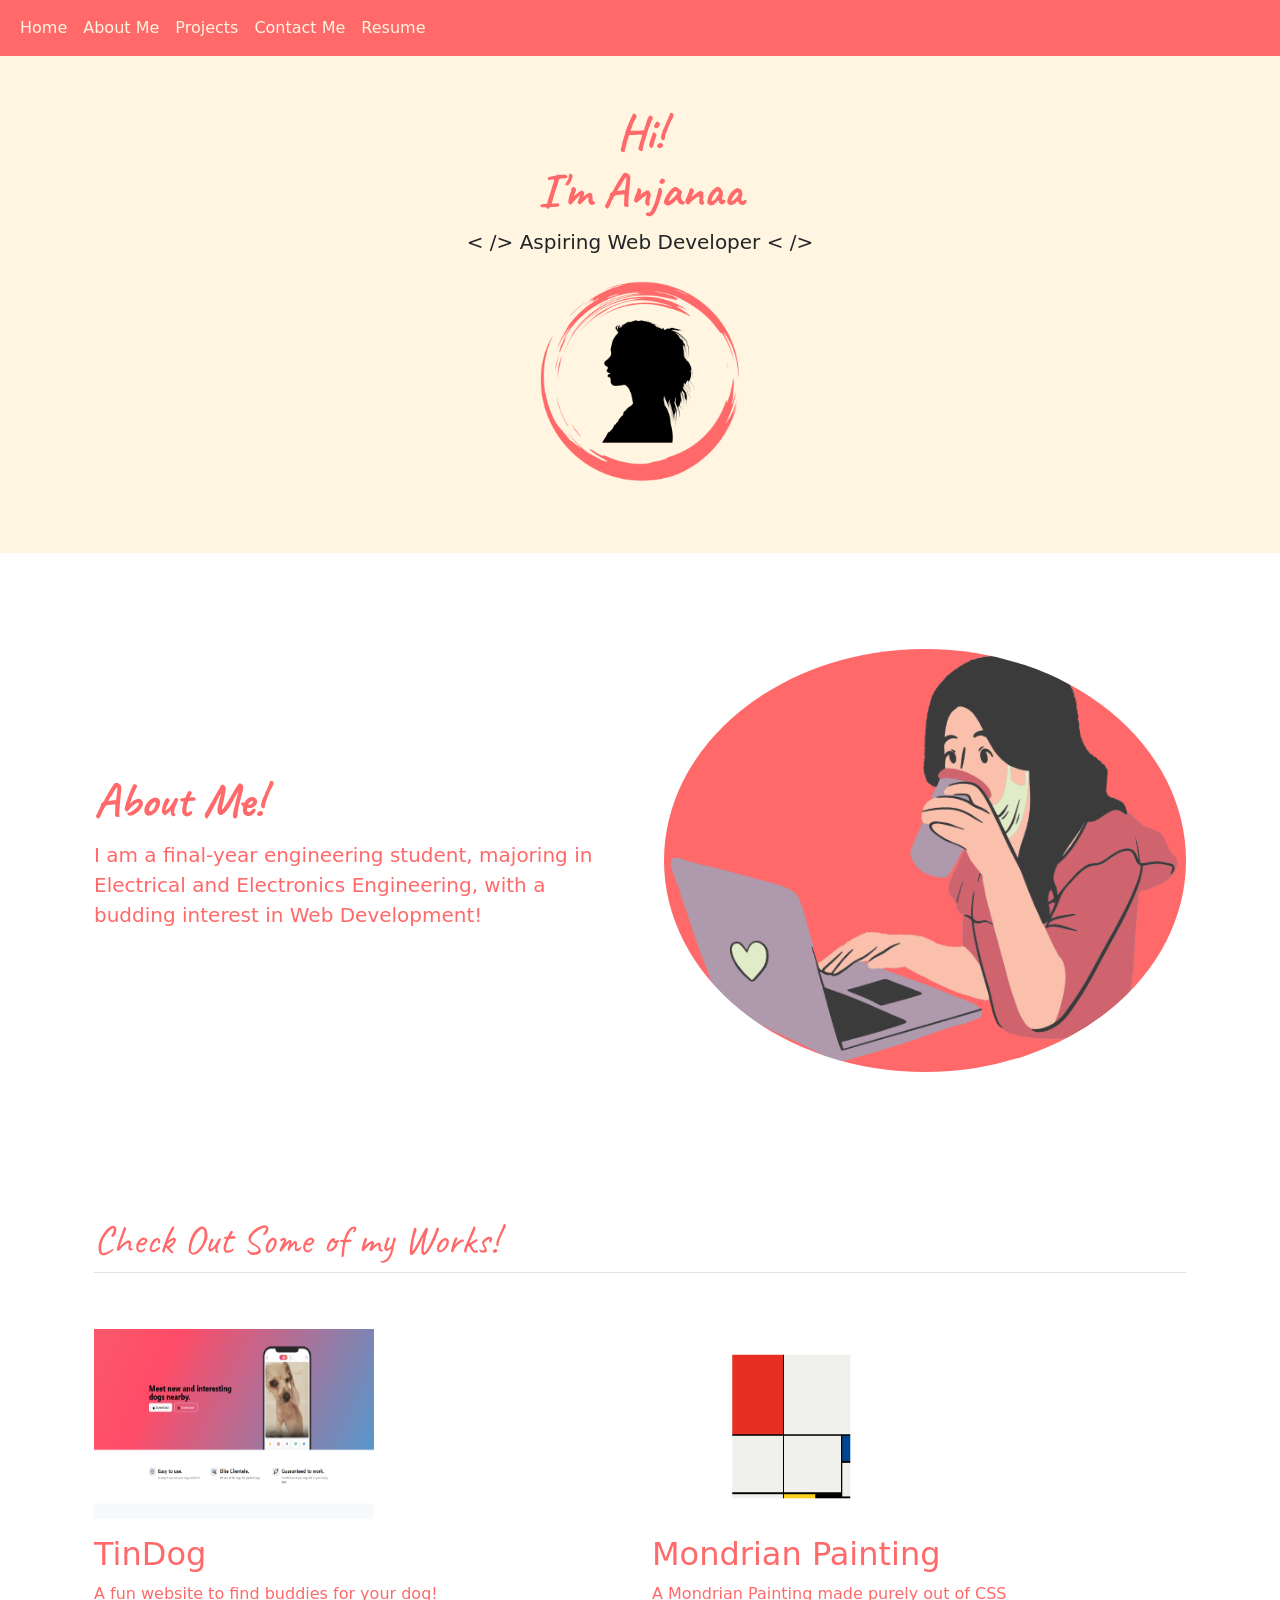
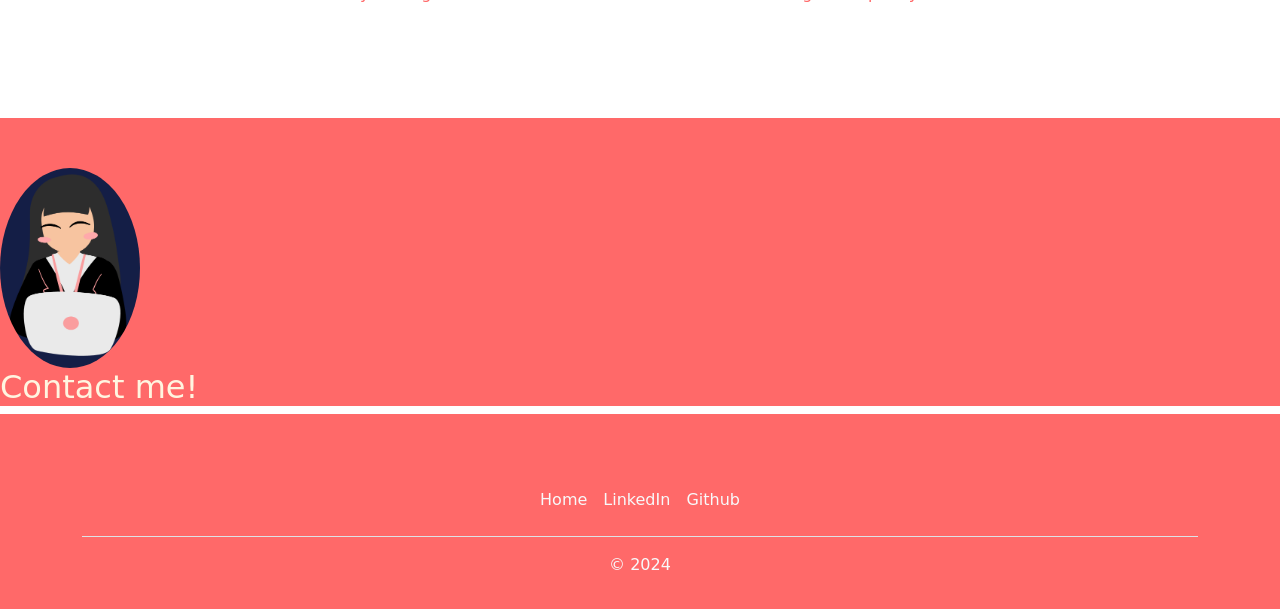
<file: index.html>
<!DOCTYPE html>
<html lang="en">
<head>
    <meta charset="UTF-8">
    <meta name="viewport" content="width=device-width, initial-scale=1.0">
    <title>My Portfolio</title>
    <!--Bootstrap Link 1-->
    <link href="https://cdn.jsdelivr.net/npm/bootstrap@5.3.3/dist/css/bootstrap.min.css" rel="stylesheet" integrity="sha384-QWTKZyjpPEjISv5WaRU9OFeRpok6YctnYmDr5pNlyT2bRjXh0JMhjY6hW+ALEwIH" crossorigin="anonymous">
    <!--fonts-->
    <link rel="preconnect" href="https://fonts.googleapis.com">
    <link rel="preconnect" href="https://fonts.gstatic.com" crossorigin>
    <link href="https://fonts.googleapis.com/css2?family=Caveat:wght@400..700&family=Libre+Baskerville:ital,wght@0,400;0,700;1,400&family=Playwrite+AU+SA:wght@100..400&family=Ubuntu:ital,wght@0,300;0,400;0,500;0,700;1,300;1,400;1,500;1,700&display=swap" rel="stylesheet">
    <!--Custome CSS-->
    <link rel="stylesheet" href="./styles.css" />
    
</head>

<body>
    <!--Navbar-->
    <div class="navigation">
    <nav class="navbar navbar-expand-lg">
        <div class="container-fluid">
          <button class="navbar-toggler" type="button" data-bs-toggle="collapse" data-bs-target="#navbarNav" aria-controls="navbarNav" aria-expanded="false" aria-label="Toggle navigation">
            <span class="navbar-toggler-icon"></span>
          </button>
          <div class="collapse navbar-collapse" id="navbarNav">
            <ul class="navbar-nav">
              <li class="nav-item">
                <a class="nav-link active" aria-current="page" href="#">Home</a>
              </li>
              <li class="nav-item">
                <a class="nav-link" href="#aboutMe">About Me</a>
              </li>
              <li class="nav-item">
                <a class="nav-link" href="#project">Projects</a>
              </li>
              <li class="nav-item">
                <a class="nav-link" href="#contact">Contact Me</a>
              </li>
              <li class="nav-item">
                <a class="nav-link" href="https://anjanaavg2.github.io/Online-Resume/">Resume</a>
              </li>
            </ul>
          </div>
        </div>
    </nav>
  </div>

    <!--Hero Section-->
    <div id="header" class="header">
    <div class="px-4 py-5 my-0 text-center">
        <h1 class="display-5 fw-bold " id="title">Hi!<br/> I'm Anjanaa </h1>
        <div class="col-lg-6 mx-auto">
          <p class="lead mb-4"> < /> Aspiring Web Developer < /></p>
          <div class="d-grid gap-2 d-sm-flex justify-content-sm-center">
        </div>
        <img class="d-block mx-auto mb-4" src="./assets/images/circile.png" alt="profile photo" width="200" height="200">
        </div>
      </div>
    </div>

    <!--About Me-->
    <div id="aboutMe" class="AboutMe">
    <div class="container col-xxl-8 px-4 py-5">
        <div class="row flex-lg-row-reverse align-items-center g-5 py-5">
          <div class="col-10 col-sm-8 col-lg-6">
            <img src="./assets/images/girl-working.png" class="d-block mx-lg-auto img-fluid" alt="girl working image" width="700" height="500" loading="lazy" style="border-radius: 50%;">
          </div>
          <div class="col-lg-6">
            <h1 class="display-5 fw-bold lh-1 mb-3">About Me!</h1>
            <p class="lead"> I am a final-year engineering student, majoring in Electrical and Electronics Engineering, with a budding interest in Web Development!
            </p>
          </div>
        </div>
      </div>
    </div>

    <!--Projects-->
    <div id="project" class="project">
        <div class="container px-4 py-5" id="featured-3">
            <h1 class="pb-2 border-bottom">Check Out Some of my Works!</h1>
            <div class="row g-4 py-5 row-cols-1 row-cols-lg-2">
              <div class="feature col">
                <div class="feature-icon d-inline-flex align-items-center justify-content-center text-bg-primary bg-gradient fs-2 mb-3">
                  <a href="./public/Tindog/11.3 TinDog Project/index.html">
                  <img src="./assets/images/Tindog.png" alt="tindog image" height="190" width="280"/>
                </a>
                </div>
                <h3 class="fs-2 ">TinDog</h3>
                <p> A fun website to find buddies for your dog!</p>
              </div>
              
              <div class="feature col">
                <div class="feature-icon d-inline-flex align-items-center justify-content-center text-bg-primary bg-gradient fs-2 mb-3">
                    <a href="./public/Mondiran/10.3 Mondrian Project/index.html">
                  <img src="./assets/images/Mondrian.png" alt="Mandorian image" height="190" width="280"/>
                </a>
                </div>
                <h3 class="fs-2 ">Mondrian Painting</h3>
                <p>A Mondrian Painting made purely out of CSS</p>
              </div>
            </div>
          </div>
        </div>
    
        <!--Contact Page-->
        <div id="contact" class="contact">
              <div class="contactme">
                <img src="./assets/images/contact.png" alt="girl on her laptop" style="height: 200px; border-radius: 50%;"/>
                <h2>Contact me!</h2>
              </div>              
        </div>

      <!--footer-->
      <div class="footer">
      <div class="container">
        <footer class="py-3 my-0">
          <ul class="nav justify-content-center border-bottom pb-3 mb-3">
            <li class="nav-item"><a href="#" class="nav-link px-2 text-light">Home</a></li>
            <li class="nav-item"><a href="https://www.linkedin.com/in/anjanaa-vg/" class="nav-link px-2 text-light">LinkedIn</a></li>
            <li class="nav-item"><a href="https://github.com/AnjanaaVG2" class="nav-link px-2 text-light">Github</a></li>
          </ul>
          <p class="text-center text-light">© 2024</p>
        </footer>
      </div>
    </div>


    <!--Bootstrap Link 2-->
    <script src="https://cdn.jsdelivr.net/npm/bootstrap@5.3.3/dist/js/bootstrap.bundle.min.js" integrity="sha384-YvpcrYf0tY3lHB60NNkmXc5s9fDVZLESaAA55NDzOxhy9GkcIdslK1eN7N6jIeHz" crossorigin="anonymous"></script>
</body>
</html>
</file>
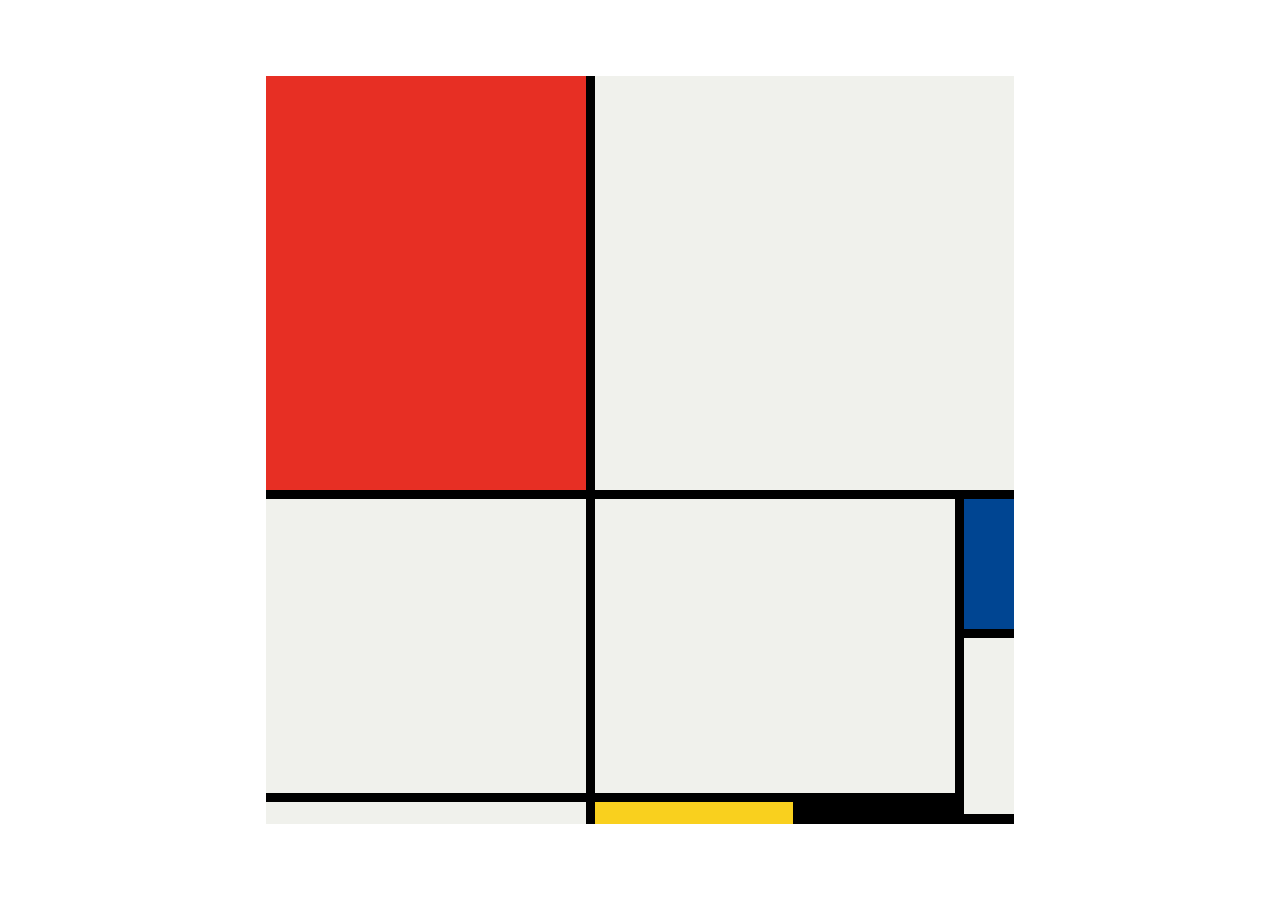
<file: public/Mondiran/10.3 Mondrian Project/index.html>
<!DOCTYPE html>
<html lang="en">

<head>
  <meta charset="UTF-8">
  <meta name="viewport" content="width=device-width, initial-scale=1.0">
  <title>Mondrian Project</title>
  <style>
    /* 
    Write your CSS here 
    Gap Colour: #000
    White: #F0F1EC
    Red: #E72F24
    Black: #232629
    Blue: #004592
    Yellow: #F9D01E

    For dimensions, see dimensions.png image.
    HINT: Remember you can't change the properties of grid lines.
    But grid lines are transparent!
    */
    body{
      display: flex;
      justify-content: center;
      align-items: center;
      height: 100vh;
      margin:0;
    }

    .grid-container{
      display: grid;
      width: 748px;
      height: 748px;
      background-color: black;
      grid-template-columns: 320px 198px 153px 50px;
      grid-template-rows: 414px 130px 155px 22px;
      gap: 9px;
    }
    .red{
      background-color: #E72F24;
      grid-area: 1 / 1 / 1/ 1;
    }
    .blue{
      background-color: #004592;
      grid-area: 2 / 4 / 3 / 5;
    }
    .grey1{
      background-color: #F0F1EC;
      grid-column-start: 2;
      grid-column-end: 5;
      grid-row-start: 1;
      grid-row-end: 2;
    }
    .grey2{
      background-color: #F0F1EC;
      grid-column-start: 1;
      grid-column-end: 2;
      grid-row-start: 2;
      grid-row-end: 4;
    }
    .grey3{
      background-color: #F0F1EC;
      grid-column-start: 2;
      grid-column-end: 4;
      grid-row-start: 2;
      grid-row-end: 4;
    }
    .grey4{
      background-color: #F0F1EC;
      grid-column-start: 1;
      grid-column-end: 2;
      grid-row-start: 4;
      grid-row-end: 5;
    }
    .grey5{
      background-color: #F0F1EC;
      grid-column-start: 4;
      grid-column-end: 5;
      grid-row-start: 3;
      grid-row-end: 5;
      margin-bottom: 10px;
    }
    .yellow{
      background-color: #F9D01E;
      grid-column-start: 2;
      grid-column-end: 3;
      grid-row-start: 4;
      grid-row-end: 5;
    }
  </style>
</head>

<body>
  <!-- Write your HTML here -->
  <div class="grid-container">
    <div class="item red"></div>
    <div class="item blue"></div>
    <div class="item yellow"></div>
    <div class="item grey1"></div>
    <div class="item grey2"></div>
    <div class="item grey3"></div>
    <div class="item grey4"></div>
    <div class="item grey5"></div>
    <div class="Black"></div>
  </div>
</body>

</html>
</file>
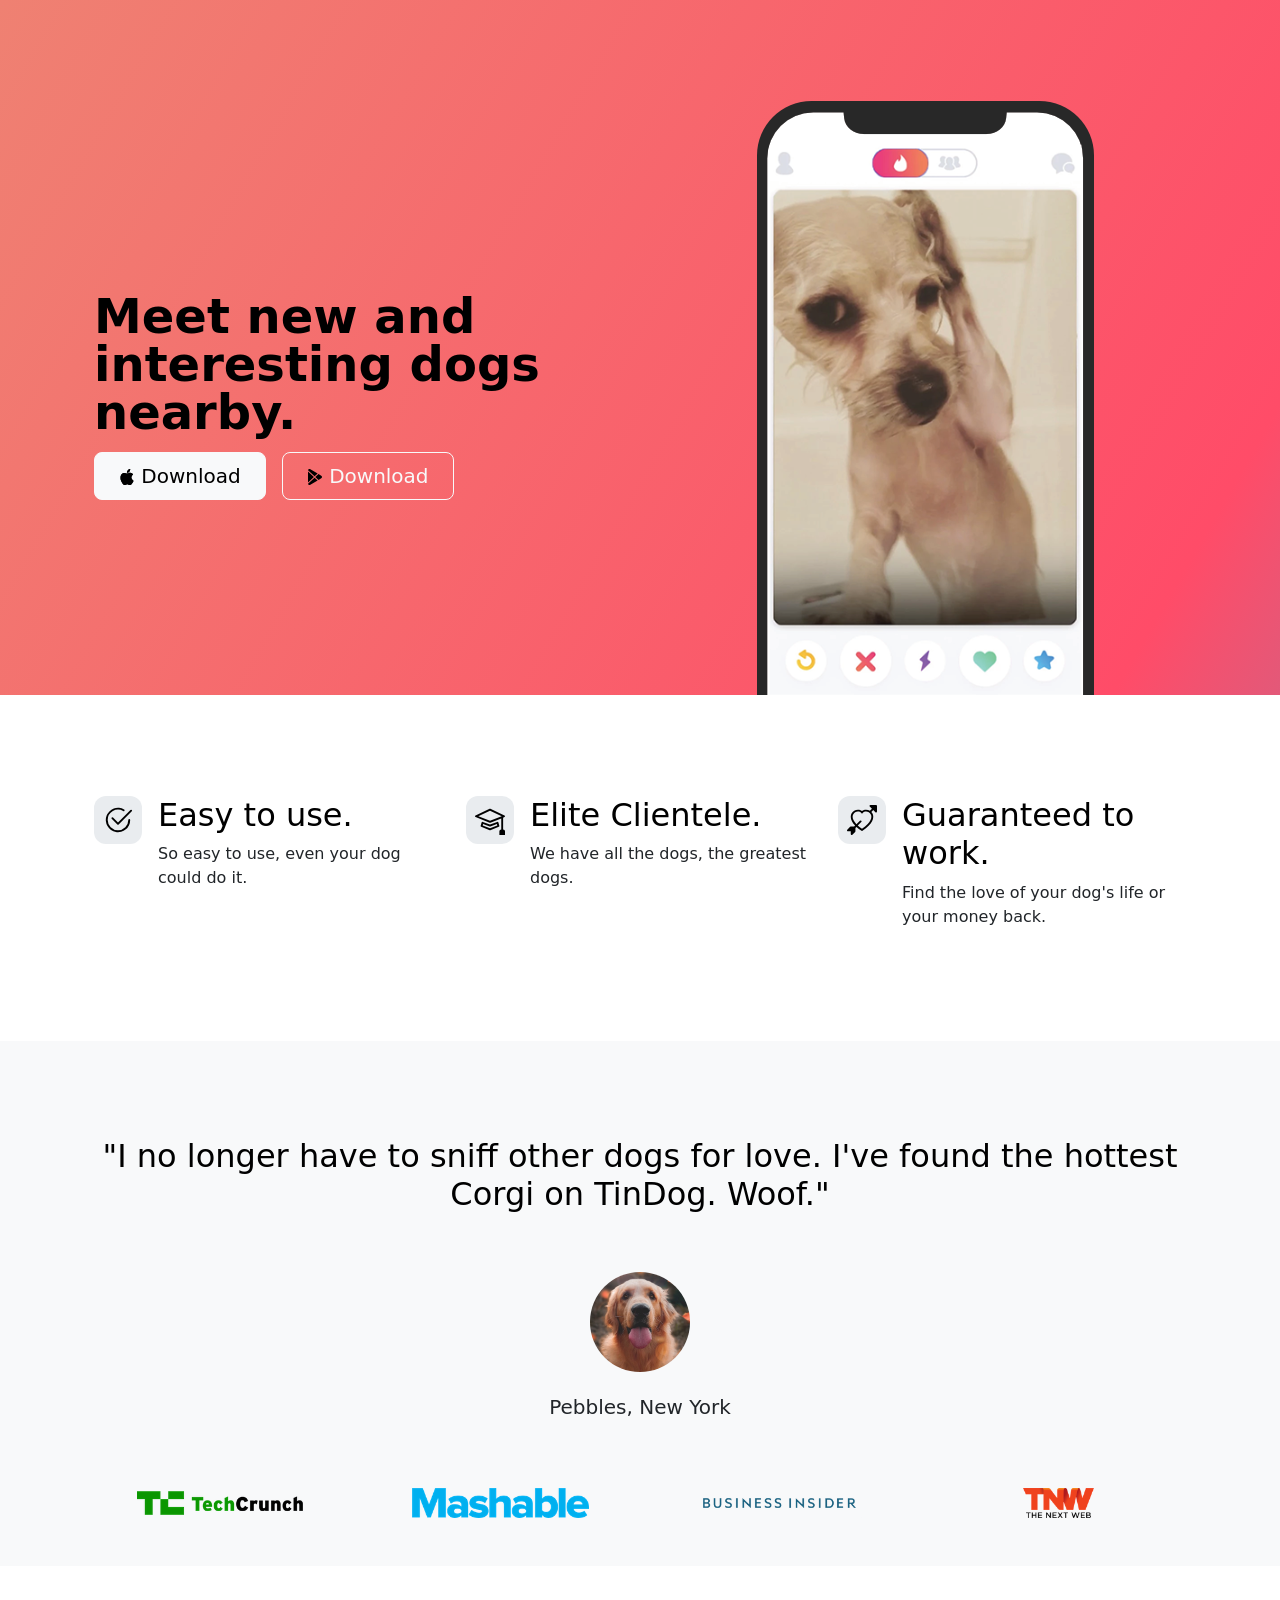
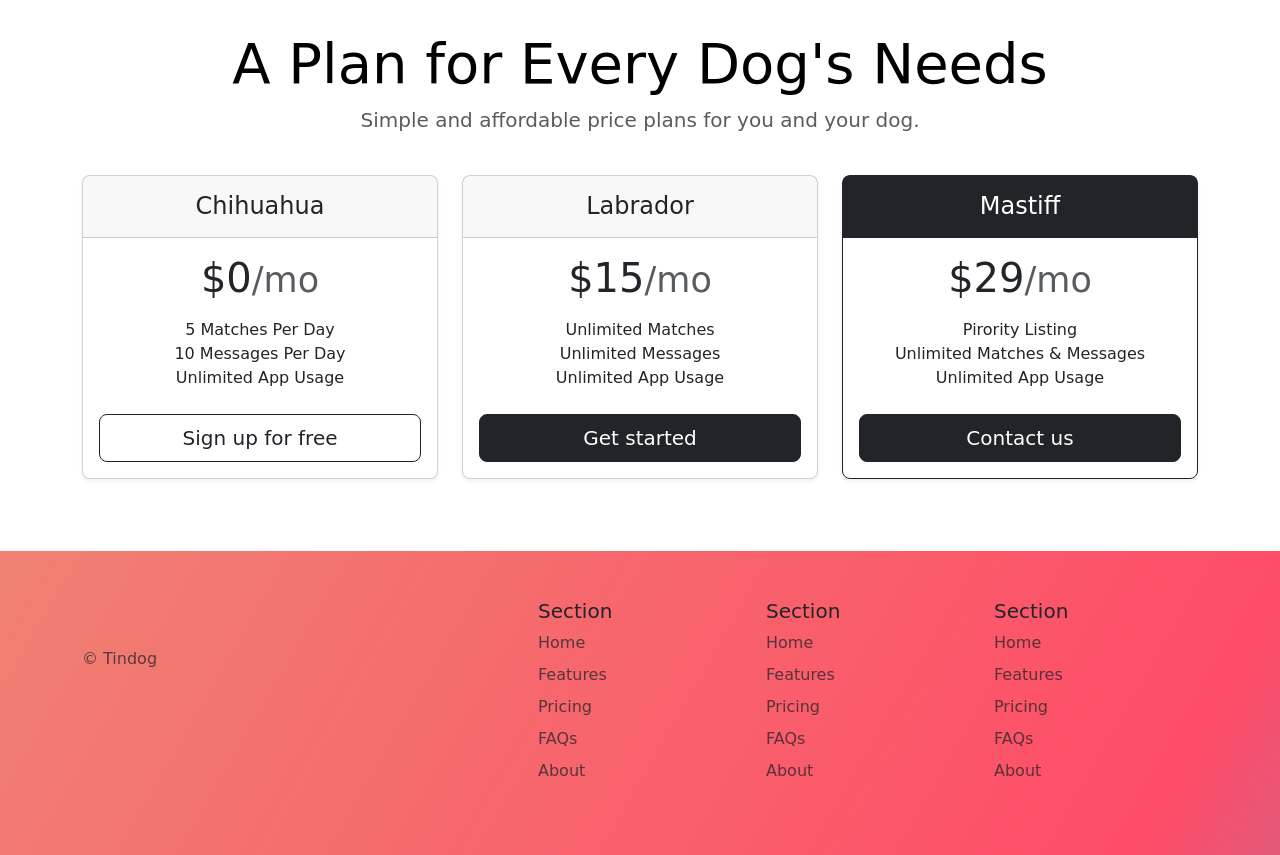
<file: public/Tindog/11.3 TinDog Project/index.html>
<!DOCTYPE html>
<html lang="en">

<head>
  <meta charset="UTF-8">
  <meta name="viewport" content="width=device-width, initial-scale=1.0">
  <title>TinDog</title>
  <link href="https://cdn.jsdelivr.net/npm/bootstrap@5.3.3/dist/css/bootstrap.min.css" rel="stylesheet" integrity="sha384-QWTKZyjpPEjISv5WaRU9OFeRpok6YctnYmDr5pNlyT2bRjXh0JMhjY6hW+ALEwIH" crossorigin="anonymous">
  <link rel="stylesheet" href="./css/style.css">
</head>

<body>

  <!-- Title -->
  <section id="title">
    <div class="gradient-background">
    <div class="container col-xxl-8 px-4 py-5">
      <div class="row flex-lg-row-reverse align-items-center g-5 pt-5">
        <div class="col-10 col-sm-8 col-lg-6">
          <img src="./images/iphone.png" id="iphone" class="d-block mx-lg-auto img-fluid" alt="Bootstrap Themes" height="200" loading="lazy">
        </div>
        <div class="col-lg-6">
          <h1 class="display-5 fw-bold text-body-emphasis lh-1 mb-3">Meet new and interesting dogs nearby.</h1>
          <div class="d-grid gap-2 d-md-flex justify-content-md-start">
            <button type="button" class="btn btn-light btn-lg px-4 me-md-2">
              <img src="./svg/Apple.svg" alt="apple icon"/>
              Download</button>
            <button type="button" class="btn btn-outline-light btn-lg px-4">
              <img src="./svg/GooglePlay.svg" alt="GooglePlay icon" />
              Download</button>
          </div>
        </div>
      </div>
    </div>
  </div>
  </section>
  <!-- Features -->
  <section id="features">
    <div class="container px-4 py-5" id="hanging-icons">
      <div class="row g-4 py-5 row-cols-1 row-cols-lg-3">
        <div class="col d-flex align-items-start">
          <div class="icon-square text-body-emphasis bg-body-secondary d-inline-flex align-items-center justify-content-center fs-4 flex-shrink-0 me-3">
            <img src="./svg/checkmark.svg" alt="checkmark icon"/>
          </div>
          
          <div>
            <h3 class="fs-2 text-body-emphasis">Easy to use.</h3>
            <p>So easy to use, even your dog could do it.</p>
          </div>
        </div>
        <div class="col d-flex align-items-start">
          <div class="icon-square text-body-emphasis bg-body-secondary d-inline-flex align-items-center justify-content-center fs-4 flex-shrink-0 me-3">
            <img src="./svg/Hat.svg" alt="har icon"/>
          </div>
          <div>
            <h3 class="fs-2 text-body-emphasis">Elite Clientele.</h3>
            <p>We have all the dogs, the greatest dogs.</p>
            
          </div>
        </div>
        <div class="col d-flex align-items-start">
          <div class="icon-square text-body-emphasis bg-body-secondary d-inline-flex align-items-center justify-content-center fs-4 flex-shrink-0 me-3">
            <img src="./svg/heart.svg" alt="heart icon"/>
          </div>
          <div>
            <h3 class="fs-2 text-body-emphasis">Guaranteed to work.</h3>
            <p>Find the love of your dog's life or your money back.</p>
            
          </div>
        </div>
      </div>
    </div>
  </section>
  <!-- Testimonial -->
  <section id="testimonial">
    <div class="my-5">
      <div class="p-5 text-center bg-body-tertiary">
        <div class="container py-5">
          <h2 class="text-body-emphasis">"I no longer have to sniff other dogs for love. I've found the hottest Corgi on TinDog. Woof."</h2>
          <img id="dog" src="./images/dog-img.jpg" alt="dog image"/>
          <p class="col-lg-8 mx-auto lead">
            Pebbles, New York
          </p>
          <div class="container">
            <div class="row">
              <div class="col-xl-3 col-sm-12">
                <img class="logo" src="./images/techcrunch.png" alt="techcrunch brand logo"/>
              </div>
              <div class="col-xl-3 col-sm-12">
                <img class="logo" src="./images/mashable.png" alt="mashable brand logo"/>
              </div>
              <div class="col-xl-3 col-sm-12">
                <img class="logo" src="./images/bizinsider.png" alt="bizinsider brand logo"/> 
              </div>
              <div class="col-xl-3 col-sm-12">
                <img class="logo" src="./images/tnw.png" alt="tnw brand logo"/> 
              </div>
            </div>
          </div>
        </div>
      </div>
    </div>

  </section>
  <!-- Pricing -->
  <section id="pricing">
    <div class="container ">
    <div class="pricing-header p-3 pb-md-4 mx-auto text-center">
      <h1 class="display-4 fw-normal text-body-emphasis">A Plan for Every Dog's Needs</h1>
      <p class="fs-5 text-body-secondary">Simple and affordable price plans for you and your dog.</p>
    </div>
    <div class="row row-cols-1 row-cols-md-3 mb-3 text-center">
      <div class="col">
        <div class="card mb-4 rounded-3 shadow-sm">
          <div class="card-header py-3">
            <h4 class="my-0 fw-normal">Chihuahua</h4>
          </div>
          <div class="card-body">
            <h1 class="card-title pricing-card-title">$0<small class="text-body-secondary fw-light">/mo</small></h1>
            <ul class="list-unstyled mt-3 mb-4">
              <li>5 Matches Per Day</li>
              <li>10 Messages Per Day</li>
              <li>Unlimited App Usage</li>
            </ul>
            <button type="button" class="w-100 btn btn-lg btn-outline-dark">Sign up for free</button>
          </div>
        </div>
      </div>
      <div class="col">
        <div class="card mb-4 rounded-3 shadow-sm">
          <div class="card-header py-3">
            <h4 class="my-0 fw-normal">Labrador</h4>
          </div>
          <div class="card-body">
            <h1 class="card-title pricing-card-title">$15<small class="text-body-secondary fw-light">/mo</small></h1>
            <ul class="list-unstyled mt-3 mb-4">
              <li>Unlimited Matches</li>
              <li>Unlimited Messages</li>
              <li>Unlimited App Usage</li>
            </ul>
            <button type="button" class="w-100 btn btn-lg btn-dark">Get started</button>
          </div>
        </div>
      </div>
      <div class="col">
        <div class="card mb-4 rounded-3 shadow-sm border-dark">
          <div class="card-header py-3 text-bg-dark border-dark">
            <h4 class="my-0 fw-normal">Mastiff</h4>
          </div>
          <div class="card-body">
            <h1 class="card-title pricing-card-title">$29<small class="text-body-secondary fw-light">/mo</small></h1>
            <ul class="list-unstyled mt-3 mb-4">
              <li>Pirority Listing</li>
              <li>Unlimited Matches & Messages</li>
              <li>Unlimited App Usage</li>
              
            </ul>
            <button type="button" class="w-100 btn btn-lg btn-dark">Contact us</button>
          </div>
        </div>
      </div>
    </div>
  </div>
  </section>
  <!-- Footer -->
  <section id="footer">
    <div class="gradient-background footer">
    <div class="container">
    <footer class="row row-cols-1 row-cols-sm-2 row-cols-md-5 py-5 mt-5">
      <div class="col mb-3">
        <a href="/" class="d-flex align-items-center mb-3 link-body-emphasis text-decoration-none">
          <svg class="bi me-2" width="40" height="32"><use xlink:href="#bootstrap"></use></svg>
        </a>
        <p class="text-body-secondary">© Tindog</p>
      </div>
  
      <div class="col mb-3">
  
      </div>
  
      <div class="col mb-3">
        <h5>Section</h5>
        <ul class="nav flex-column">
          <li class="nav-item mb-2"><a href="#" class="nav-link p-0 text-body-secondary">Home</a></li>
          <li class="nav-item mb-2"><a href="#" class="nav-link p-0 text-body-secondary">Features</a></li>
          <li class="nav-item mb-2"><a href="#" class="nav-link p-0 text-body-secondary">Pricing</a></li>
          <li class="nav-item mb-2"><a href="#" class="nav-link p-0 text-body-secondary">FAQs</a></li>
          <li class="nav-item mb-2"><a href="#" class="nav-link p-0 text-body-secondary">About</a></li>
        </ul>
      </div>
  
      <div class="col mb-3">
        <h5>Section</h5>
        <ul class="nav flex-column">
          <li class="nav-item mb-2"><a href="#" class="nav-link p-0 text-body-secondary">Home</a></li>
          <li class="nav-item mb-2"><a href="#" class="nav-link p-0 text-body-secondary">Features</a></li>
          <li class="nav-item mb-2"><a href="#" class="nav-link p-0 text-body-secondary">Pricing</a></li>
          <li class="nav-item mb-2"><a href="#" class="nav-link p-0 text-body-secondary">FAQs</a></li>
          <li class="nav-item mb-2"><a href="#" class="nav-link p-0 text-body-secondary">About</a></li>
        </ul>
      </div>
  
      <div class="col mb-3">
        <h5>Section</h5>
        <ul class="nav flex-column">
          <li class="nav-item mb-2"><a href="#" class="nav-link p-0 text-body-secondary">Home</a></li>
          <li class="nav-item mb-2"><a href="#" class="nav-link p-0 text-body-secondary">Features</a></li>
          <li class="nav-item mb-2"><a href="#" class="nav-link p-0 text-body-secondary">Pricing</a></li>
          <li class="nav-item mb-2"><a href="#" class="nav-link p-0 text-body-secondary">FAQs</a></li>
          <li class="nav-item mb-2"><a href="#" class="nav-link p-0 text-body-secondary">About</a></li>
        </ul>
      </div>
    </footer>
  </div>
  </div>
  </section>


  <!--Bootstrap Link-->
  <script src="https://cdn.jsdelivr.net/npm/bootstrap@5.3.3/dist/js/bootstrap.bundle.min.js" integrity="sha384-YvpcrYf0tY3lHB60NNkmXc5s9fDVZLESaAA55NDzOxhy9GkcIdslK1eN7N6jIeHz" crossorigin="anonymous"></script>
</body>

</html>
</file>
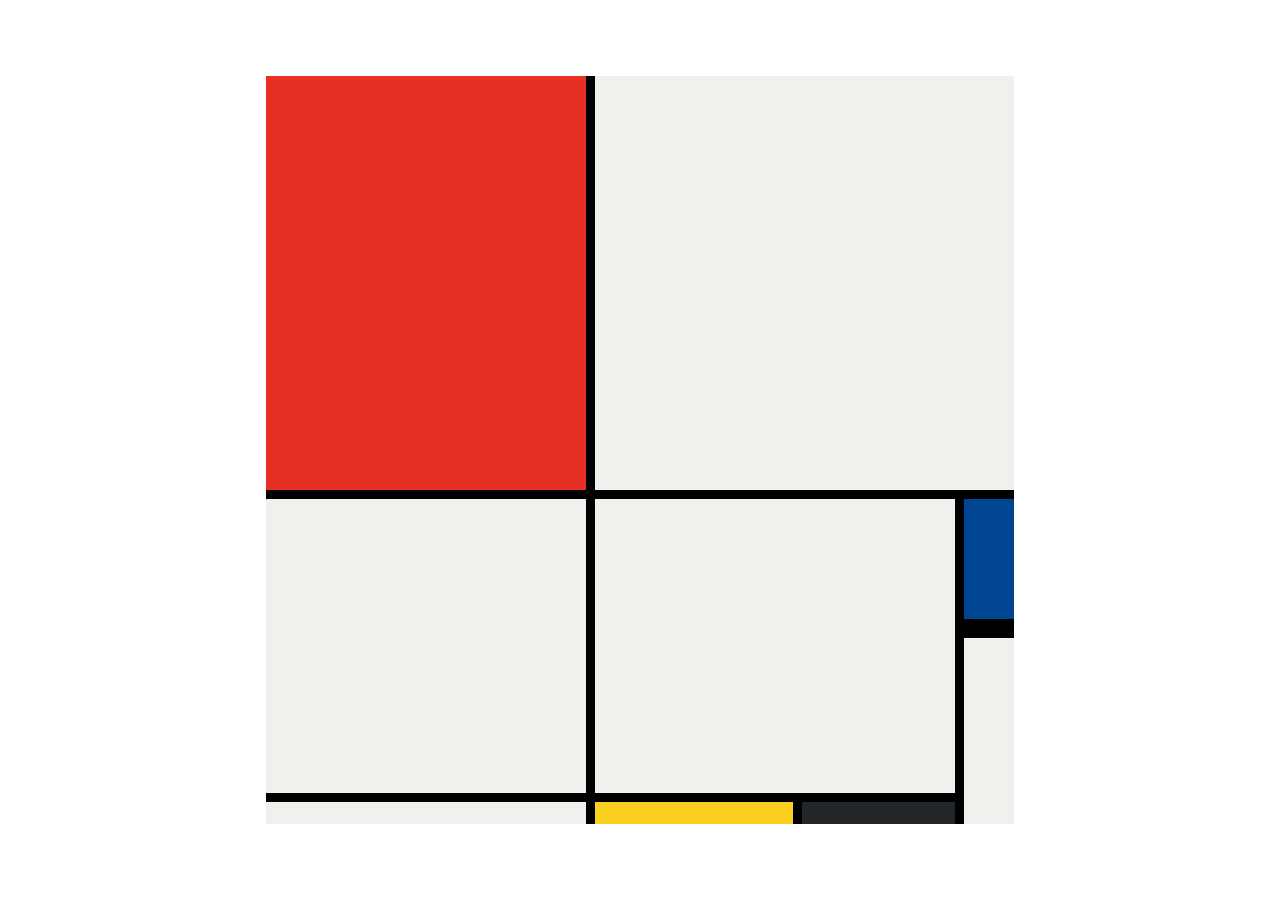
<file: public/Mondiran/10.3 Mondrian Project/solution.html>
<!DOCTYPE html>
<html lang="en">

<head>
  <meta charset="UTF-8">
  <meta name="viewport" content="width=device-width, initial-scale=1.0">
  <title>Mondrian Project</title>
  <style>
    /* 
    Write your CSS here 
    Line Colour: #000
    White: #F0F1EC
    Red: #E72F24
    Black: #232629
    Blue: #004592
    Yellow: #F9D01E
    */
    body {
      display: flex;
      justify-content: center;
      align-items: center;
      height: 100vh;
      margin: 0;
      padding: 0;
    }

    .container {
      height: 748px;
      width: 748px;
      display: grid;
      background-color: #000;
      grid-template-columns: 320px 198px 153px 50px;
      grid-template-rows: 414px 130px 155px 22px;
      gap: 9px;
    }

    .item {
      background-color: #F0F1EC;
    }

    .red {
      background-color: #E72F24;
    }

    .white1 {
      grid-column: span 3;
    }

    .white2 {
      grid-row: span 2;
    }

    .white3 {
      grid-area: 2 / 2 / 4 /4
    }

    .blue {
      background-color: #004592;
      border-bottom: 10px solid #000;
    }

    .white4 {
      grid-row: span 2;
    }

    .yellow {
      background-color: #F9D01E;
    }

    .black {
      background-color: #232629;
    }
  </style>
</head>

<body>
  <!-- Write your HTML here -->

  <div class="container">
    <div class="item red"></div>
    <div class="item white1"></div>
    <div class="item white2"></div>
    <div class="item white3"></div>

    <div class="item blue"></div>
    <div class="item white4"></div>

    <div class="item"></div>
    <div class="item yellow"></div>
    <div class="item black"></div>
  </div>
</body>

</html>
</file>
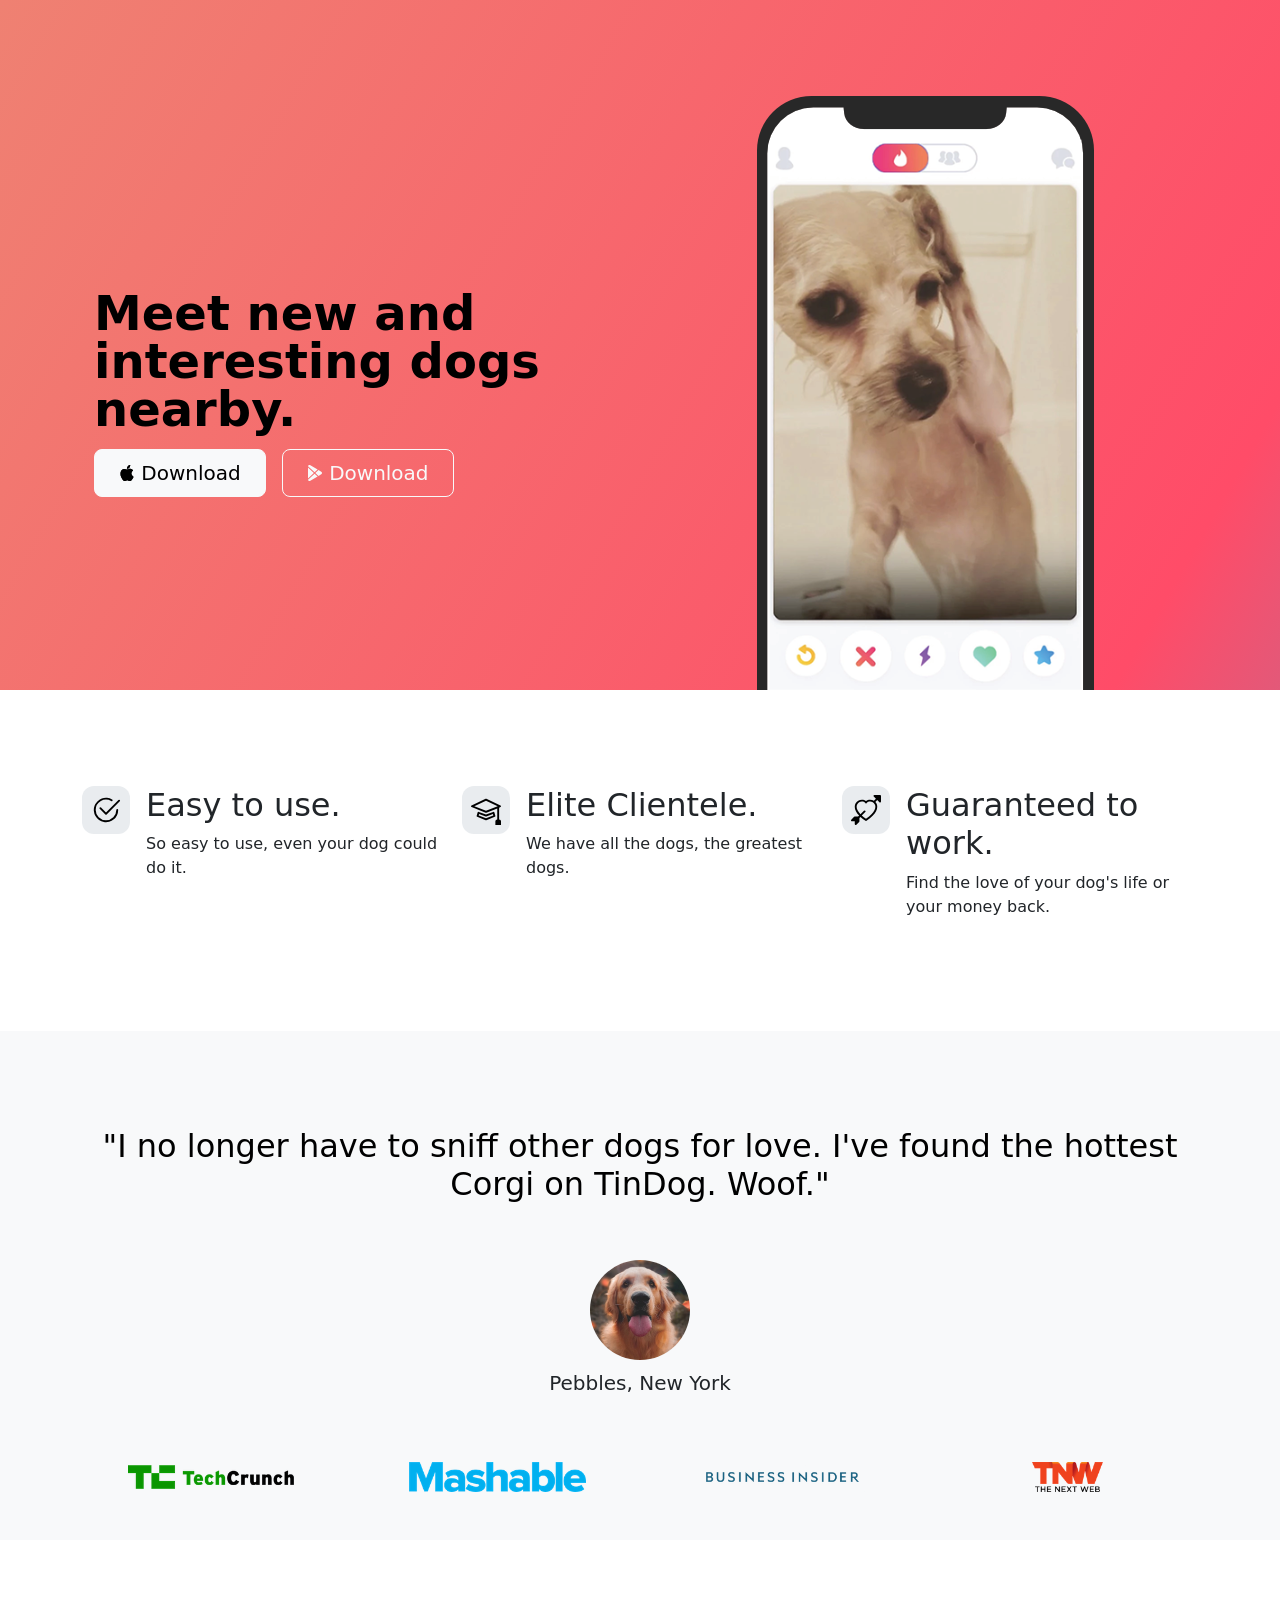
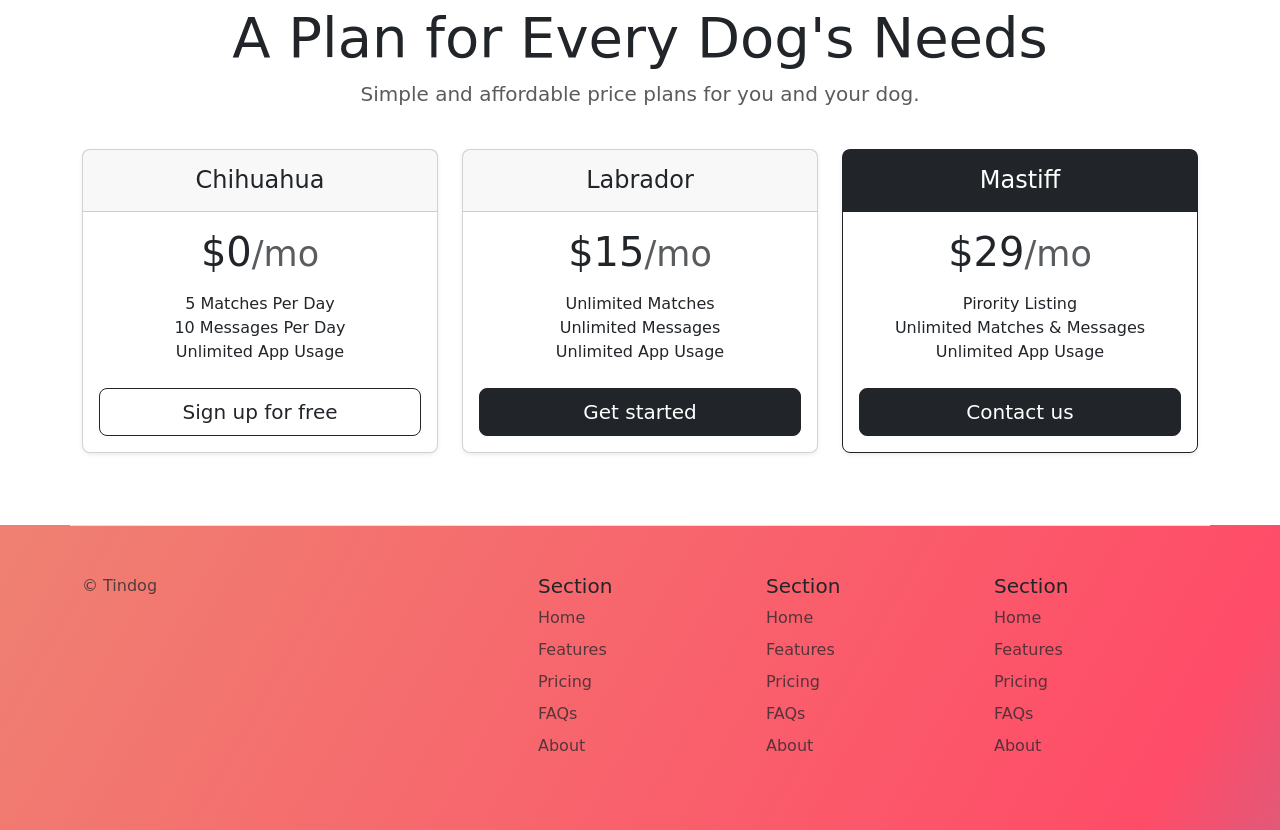
<file: public/Tindog/11.3 TinDog Project/solution.html>
<!DOCTYPE html>
<html lang="en">

<head>
  <meta charset="UTF-8">
  <meta name="viewport" content="width=device-width, initial-scale=1.0">
  <title>TinDog</title>
  <link href="https://cdn.jsdelivr.net/npm/bootstrap@5.3.0-alpha3/dist/css/bootstrap.min.css" rel="stylesheet"
    integrity="sha384-KK94CHFLLe+nY2dmCWGMq91rCGa5gtU4mk92HdvYe+M/SXH301p5ILy+dN9+nJOZ" crossorigin="anonymous">
  <link rel="stylesheet" href="./css/solution.css">
</head>

<body>


  <!-- Title -->
  <section id="title" class="gradient-background">

    <div class="container col-xxl-8 px-4 pt-5">
      <div class="row flex-lg-row-reverse align-items-center g-5 pt-5">
        <div class="col-10 col-sm-8 col-lg-6">
          <img src="./images/iphone.png" class="d-block mx-lg-auto img-fluid" alt="Bootstrap Themes" height="200"
            loading="lazy">
        </div>
        <div class="col-lg-6">
          <h1 class="display-5 fw-bold text-body-emphasis lh-1 mb-3">Meet new and interesting dogs nearby.</h1>

          <div class="d-grid gap-2 d-md-flex justify-content-md-start">
            <button type="button" class="btn btn-light btn-lg px-4 me-md-2"><svg xmlns="http://www.w3.org/2000/svg"
                width="16" height="16" fill="currentColor" class="bi bi-apple mb-1" viewBox="0 0 16 16">
                <path
                  d="M11.182.008C11.148-.03 9.923.023 8.857 1.18c-1.066 1.156-.902 2.482-.878 2.516.024.034 1.52.087 2.475-1.258.955-1.345.762-2.391.728-2.43Zm3.314 11.733c-.048-.096-2.325-1.234-2.113-3.422.212-2.189 1.675-2.789 1.698-2.854.023-.065-.597-.79-1.254-1.157a3.692 3.692 0 0 0-1.563-.434c-.108-.003-.483-.095-1.254.116-.508.139-1.653.589-1.968.607-.316.018-1.256-.522-2.267-.665-.647-.125-1.333.131-1.824.328-.49.196-1.422.754-2.074 2.237-.652 1.482-.311 3.83-.067 4.56.244.729.625 1.924 1.273 2.796.576.984 1.34 1.667 1.659 1.899.319.232 1.219.386 1.843.067.502-.308 1.408-.485 1.766-.472.357.013 1.061.154 1.782.539.571.197 1.111.115 1.652-.105.541-.221 1.324-1.059 2.238-2.758.347-.79.505-1.217.473-1.282Z" />
                <path
                  d="M11.182.008C11.148-.03 9.923.023 8.857 1.18c-1.066 1.156-.902 2.482-.878 2.516.024.034 1.52.087 2.475-1.258.955-1.345.762-2.391.728-2.43Zm3.314 11.733c-.048-.096-2.325-1.234-2.113-3.422.212-2.189 1.675-2.789 1.698-2.854.023-.065-.597-.79-1.254-1.157a3.692 3.692 0 0 0-1.563-.434c-.108-.003-.483-.095-1.254.116-.508.139-1.653.589-1.968.607-.316.018-1.256-.522-2.267-.665-.647-.125-1.333.131-1.824.328-.49.196-1.422.754-2.074 2.237-.652 1.482-.311 3.83-.067 4.56.244.729.625 1.924 1.273 2.796.576.984 1.34 1.667 1.659 1.899.319.232 1.219.386 1.843.067.502-.308 1.408-.485 1.766-.472.357.013 1.061.154 1.782.539.571.197 1.111.115 1.652-.105.541-.221 1.324-1.059 2.238-2.758.347-.79.505-1.217.473-1.282Z" />
              </svg> Download</button>
            <button type="button" class="btn btn-outline-light btn-lg px-4"><svg xmlns="http://www.w3.org/2000/svg"
                width="16" height="16" fill="currentColor" class="bi bi-google-play mb-1" viewBox="0 0 16 16">
                <path
                  d="M14.222 9.374c1.037-.61 1.037-2.137 0-2.748L11.528 5.04 8.32 8l3.207 2.96 2.694-1.586Zm-3.595 2.116L7.583 8.68 1.03 14.73c.201 1.029 1.36 1.61 2.303 1.055l7.294-4.295ZM1 13.396V2.603L6.846 8 1 13.396ZM1.03 1.27l6.553 6.05 3.044-2.81L3.333.215C2.39-.341 1.231.24 1.03 1.27Z" />
              </svg> Download</button>
          </div>
        </div>
      </div>
    </div>
  </section>
  <!-- Features -->
  <section id="features">
    <div class="container mt-5">
      <div class="row g-4 py-5 row-cols-1 row-cols-lg-3">
        <div class="col d-flex align-items-start">
          <div
            class="icon-square text-body-emphasis bg-body-secondary d-inline-flex align-items-center justify-content-center fs-4 flex-shrink-0 me-3">
            <svg xmlns="http://www.w3.org/2000/svg" height="30" fill="currentColor" class="bi bi-check2-circle"
              viewBox="0 0 16 16">
              <path
                d="M2.5 8a5.5 5.5 0 0 1 8.25-4.764.5.5 0 0 0 .5-.866A6.5 6.5 0 1 0 14.5 8a.5.5 0 0 0-1 0 5.5 5.5 0 1 1-11 0z" />
              <path
                d="M15.354 3.354a.5.5 0 0 0-.708-.708L8 9.293 5.354 6.646a.5.5 0 1 0-.708.708l3 3a.5.5 0 0 0 .708 0l7-7z" />
            </svg>
          </div>
          <div>
            <h3 class="fs-2">Easy to use.</h3>
            <p>So easy to use, even your dog could do it.</p>

          </div>
        </div>
        <div class="col d-flex align-items-start">
          <div
            class="icon-square text-body-emphasis bg-body-secondary d-inline-flex align-items-center justify-content-center fs-4 flex-shrink-0 me-3">
            <svg xmlns="http://www.w3.org/2000/svg" height="30" fill="currentColor" class="bi bi-mortarboard"
              viewBox="0 0 16 16">
              <path
                d="M8.211 2.047a.5.5 0 0 0-.422 0l-7.5 3.5a.5.5 0 0 0 .025.917l7.5 3a.5.5 0 0 0 .372 0L14 7.14V13a1 1 0 0 0-1 1v2h3v-2a1 1 0 0 0-1-1V6.739l.686-.275a.5.5 0 0 0 .025-.917l-7.5-3.5ZM8 8.46 1.758 5.965 8 3.052l6.242 2.913L8 8.46Z" />
              <path
                d="M4.176 9.032a.5.5 0 0 0-.656.327l-.5 1.7a.5.5 0 0 0 .294.605l4.5 1.8a.5.5 0 0 0 .372 0l4.5-1.8a.5.5 0 0 0 .294-.605l-.5-1.7a.5.5 0 0 0-.656-.327L8 10.466 4.176 9.032Zm-.068 1.873.22-.748 3.496 1.311a.5.5 0 0 0 .352 0l3.496-1.311.22.748L8 12.46l-3.892-1.556Z" />
            </svg>
          </div>
          <div>
            <h3 class="fs-2">Elite Clientele.</h3>
            <p>We have all the dogs, the greatest dogs.</p>

          </div>
        </div>
        <div class="col d-flex align-items-start">
          <div
            class="icon-square text-body-emphasis bg-body-secondary d-inline-flex align-items-center justify-content-center fs-4 flex-shrink-0 me-3">
            <svg xmlns="http://www.w3.org/2000/svg" height="30" fill="currentColor" class="bi bi-arrow-through-heart"
              viewBox="0 0 16 16">
              <path fill-rule="evenodd"
                d="M2.854 15.854A.5.5 0 0 1 2 15.5V14H.5a.5.5 0 0 1-.354-.854l1.5-1.5A.5.5 0 0 1 2 11.5h1.793l.53-.53c-.771-.802-1.328-1.58-1.704-2.32-.798-1.575-.775-2.996-.213-4.092C3.426 2.565 6.18 1.809 8 3.233c1.25-.98 2.944-.928 4.212-.152L13.292 2 12.147.854A.5.5 0 0 1 12.5 0h3a.5.5 0 0 1 .5.5v3a.5.5 0 0 1-.854.354L14 2.707l-1.006 1.006c.236.248.44.531.6.845.562 1.096.585 2.517-.213 4.092-.793 1.563-2.395 3.288-5.105 5.08L8 13.912l-.276-.182a21.86 21.86 0 0 1-2.685-2.062l-.539.54V14a.5.5 0 0 1-.146.354l-1.5 1.5Zm2.893-4.894A20.419 20.419 0 0 0 8 12.71c2.456-1.666 3.827-3.207 4.489-4.512.679-1.34.607-2.42.215-3.185-.817-1.595-3.087-2.054-4.346-.761L8 4.62l-.358-.368c-1.259-1.293-3.53-.834-4.346.761-.392.766-.464 1.845.215 3.185.323.636.815 1.33 1.519 2.065l1.866-1.867a.5.5 0 1 1 .708.708L5.747 10.96Z" />
            </svg>
          </div>
          <div>
            <h3 class="fs-2">Guaranteed to work.</h3>
            <p>Find the love of your dog's life or your money back.</p>

          </div>
        </div>
      </div>
    </div>
  </section>
  <!-- Testimonial -->
  <section id="testimonial">
    <div class="my-5">
      <div class="p-5 text-center bg-body-tertiary">
        <div class="container py-5">
          <h2 class="text-body-emphasis">"I no longer have to sniff other dogs for love. I've found the hottest Corgi on
            TinDog. Woof."</h2>
          <img class="profile-img mt-5" src="./images/dog-img.jpg" alt="dog image">
          <p class="col-lg-8 mx-auto lead mt-2">
            Pebbles, New York
          </p>
        </div>

        <div class="container">
          <div class="row">
            <div class="col-lg-3 col-sm-12">
              <img src="./images/techcrunch.png" alt="techcrunch" height="30">
            </div>
            <div class="col-lg-3 col-sm-12">
              <img src="./images/mashable.png" alt="mashable" height="30">
            </div>
            <div class="col-lg-3 col-sm-12">
              <img src="./images/bizinsider.png" alt="bizinsider" height="30">
            </div>
            <div class="col-lg-3 col-sm-12">
              <img src="./images/tnw.png" alt="tnw" height="30">
            </div>
          </div>
        </div>
      </div>
    </div>
  </section>
  <!-- Pricing -->
  <section id="pricing">
    <div class="container">
      <div class="pricing-header p-3 pb-md-4 mx-auto text-center">
        <h2 class="display-4 fw-normal">A Plan for Every Dog's Needs</h2>
        <p class="fs-5 text-body-secondary">Simple and affordable price plans for you and your dog.
      </div>
      <div class="row row-cols-1 row-cols-md-3 mb-3 text-center">
        <div class="col">
          <div class="card mb-4 rounded-3 shadow-sm">
            <div class="card-header py-3">
              <h4 class="my-0 fw-normal">Chihuahua</h4>
            </div>
            <div class="card-body">
              <h1 class="card-title pricing-card-title">$0<small class="text-body-secondary fw-light">/mo</small></h1>
              <ul class="list-unstyled mt-3 mb-4">
                <li>5 Matches Per Day</li>
                <li>10 Messages Per Day</li>
                <li>Unlimited App Usage</li>
              </ul>
              <button type="button" class="w-100 btn btn-lg btn-outline-dark">Sign up for free</button>
            </div>
          </div>
        </div>
        <div class="col">
          <div class="card mb-4 rounded-3 shadow-sm">
            <div class="card-header py-3">
              <h4 class="my-0 fw-normal">Labrador</h4>
            </div>
            <div class="card-body">
              <h1 class="card-title pricing-card-title">$15<small class="text-body-secondary fw-light">/mo</small></h1>
              <ul class="list-unstyled mt-3 mb-4">
                <li>Unlimited Matches</li>
                <li>Unlimited Messages</li>
                <li>Unlimited App Usage</li>
              </ul>
              <button type="button" class="w-100 btn btn-lg btn-dark">Get started</button>
            </div>
          </div>
        </div>
        <div class="col">
          <div class="card mb-4 rounded-3 shadow-sm border-dark">
            <div class="card-header py-3 text-bg-dark border-dark">
              <h4 class="my-0 fw-normal">Mastiff</h4>
            </div>
            <div class="card-body">
              <h1 class="card-title pricing-card-title">$29<small class="text-body-secondary fw-light">/mo</small></h1>
              <ul class="list-unstyled mt-3 mb-4">
                <li>Pirority Listing</li>
                <li>Unlimited Matches & Messages</li>
                <li>Unlimited App Usage</li>
              </ul>
              <button type="button" class="w-100 btn btn-lg btn-dark">Contact us</button>
            </div>
          </div>
        </div>
      </div>
    </div>
  </section>
  <!-- Footer -->
  <section id="contact" class="gradient-background">
    <div class="container ">
      <footer class="row row-cols-1 row-cols-sm-2 row-cols-md-5 py-5 mt-5 border-top">
        <div class="col mb-3">

          <p class="text-body-secondary">© Tindog</p>
        </div>

        <div class="col mb-3">

        </div>

        <div class="col mb-3">
          <h5>Section</h5>
          <ul class="nav flex-column">
            <li class="nav-item mb-2"><a href="#" class="nav-link p-0 text-body-secondary">Home</a></li>
            <li class="nav-item mb-2"><a href="#" class="nav-link p-0 text-body-secondary">Features</a></li>
            <li class="nav-item mb-2"><a href="#" class="nav-link p-0 text-body-secondary">Pricing</a></li>
            <li class="nav-item mb-2"><a href="#" class="nav-link p-0 text-body-secondary">FAQs</a></li>
            <li class="nav-item mb-2"><a href="#" class="nav-link p-0 text-body-secondary">About</a></li>
          </ul>
        </div>

        <div class="col mb-3">
          <h5>Section</h5>
          <ul class="nav flex-column">
            <li class="nav-item mb-2"><a href="#" class="nav-link p-0 text-body-secondary">Home</a></li>
            <li class="nav-item mb-2"><a href="#" class="nav-link p-0 text-body-secondary">Features</a></li>
            <li class="nav-item mb-2"><a href="#" class="nav-link p-0 text-body-secondary">Pricing</a></li>
            <li class="nav-item mb-2"><a href="#" class="nav-link p-0 text-body-secondary">FAQs</a></li>
            <li class="nav-item mb-2"><a href="#" class="nav-link p-0 text-body-secondary">About</a></li>
          </ul>
        </div>

        <div class="col mb-3">
          <h5>Section</h5>
          <ul class="nav flex-column">
            <li class="nav-item mb-2"><a href="#" class="nav-link p-0 text-body-secondary">Home</a></li>
            <li class="nav-item mb-2"><a href="#" class="nav-link p-0 text-body-secondary">Features</a></li>
            <li class="nav-item mb-2"><a href="#" class="nav-link p-0 text-body-secondary">Pricing</a></li>
            <li class="nav-item mb-2"><a href="#" class="nav-link p-0 text-body-secondary">FAQs</a></li>
            <li class="nav-item mb-2"><a href="#" class="nav-link p-0 text-body-secondary">About</a></li>
          </ul>
        </div>
      </footer>
    </div>
  </section>
</body>

</html>
</file>
<file: styles.css>
h1{
  font-family: "Caveat", serif;
  font-optical-sizing: auto;
  font-weight: 400;
  font-style: normal;

}

.navigation{ 
    background-color: #FF6969;
}

.navigation .nav-link {
    color: #FFF5E0 !important;
}

.navigation .nav-link:hover {
    color: #FFD700 !important; /* Optional hover effect */
}

.header{
    background-color: #FFF5E0;
}

#title{
    color:#FF6969;
}

.AboutMe{
    color: #FF6969;
    background-color: white;
}

.project{
    color: #FF6969;
    background-color: white;  
}

.contact, .footer{
    padding-top: 50px;
    color: #FFF5E0;
    background-color: #FF6969;
}

.contact p{
    text-align: right;
}
</file>
<file: public/Tindog/11.3 TinDog Project/css/style.css>
.gradient-background {
  background: linear-gradient(300deg, #00bfff, #ff4c68, #ef8172);
  background-size: 180% 180%;
  animation: gradient-animation 18s ease infinite;
}

@keyframes gradient-animation {
  0% {
    background-position: 0% 50%;
  }
  50% {
    background-position: 100% 50%;
  }
  100% {
    background-position: 0% 50%;
  }
}

.icon-square {
  width: 3rem;
  height: 3rem;
  border-radius: 0.75rem;
}

.profile-img {
  height: 100px;
  border-radius: 50%;
}

.container{
  margin-bottom: 0 !important;
  padding-bottom: 0 !important;
}

#title{
  height: 75%;
}

#iphone{
  margin: 0;
  padding-top: 5px;
  padding-bottom: 0px;
}

#features{
  margin-top: 5px;
}

#dog{
  margin-top: 50px;
  margin-bottom: 20px;
  height: 100px;
  border-radius: 50%;
}

.logo{
  margin-top: 50px;
  height: 30px;
}

#footer{
  margin-bottom: 0;
}
</file>
<file: public/Tindog/11.3 TinDog Project/css/solution.css>
.gradient-background {
  background: linear-gradient(300deg, #00bfff, #ff4c68, #ef8172);
  background-size: 180% 180%;
  animation: gradient-animation 18s ease infinite;
}

@keyframes gradient-animation {
  0% {
    background-position: 0% 50%;
  }
  50% {
    background-position: 100% 50%;
  }
  100% {
    background-position: 0% 50%;
  }
}

.icon-square {
  width: 3rem;
  height: 3rem;
  border-radius: 0.75rem;
}

.profile-img {
  border-radius: 50%;
  height: 100px;
}
</file>
